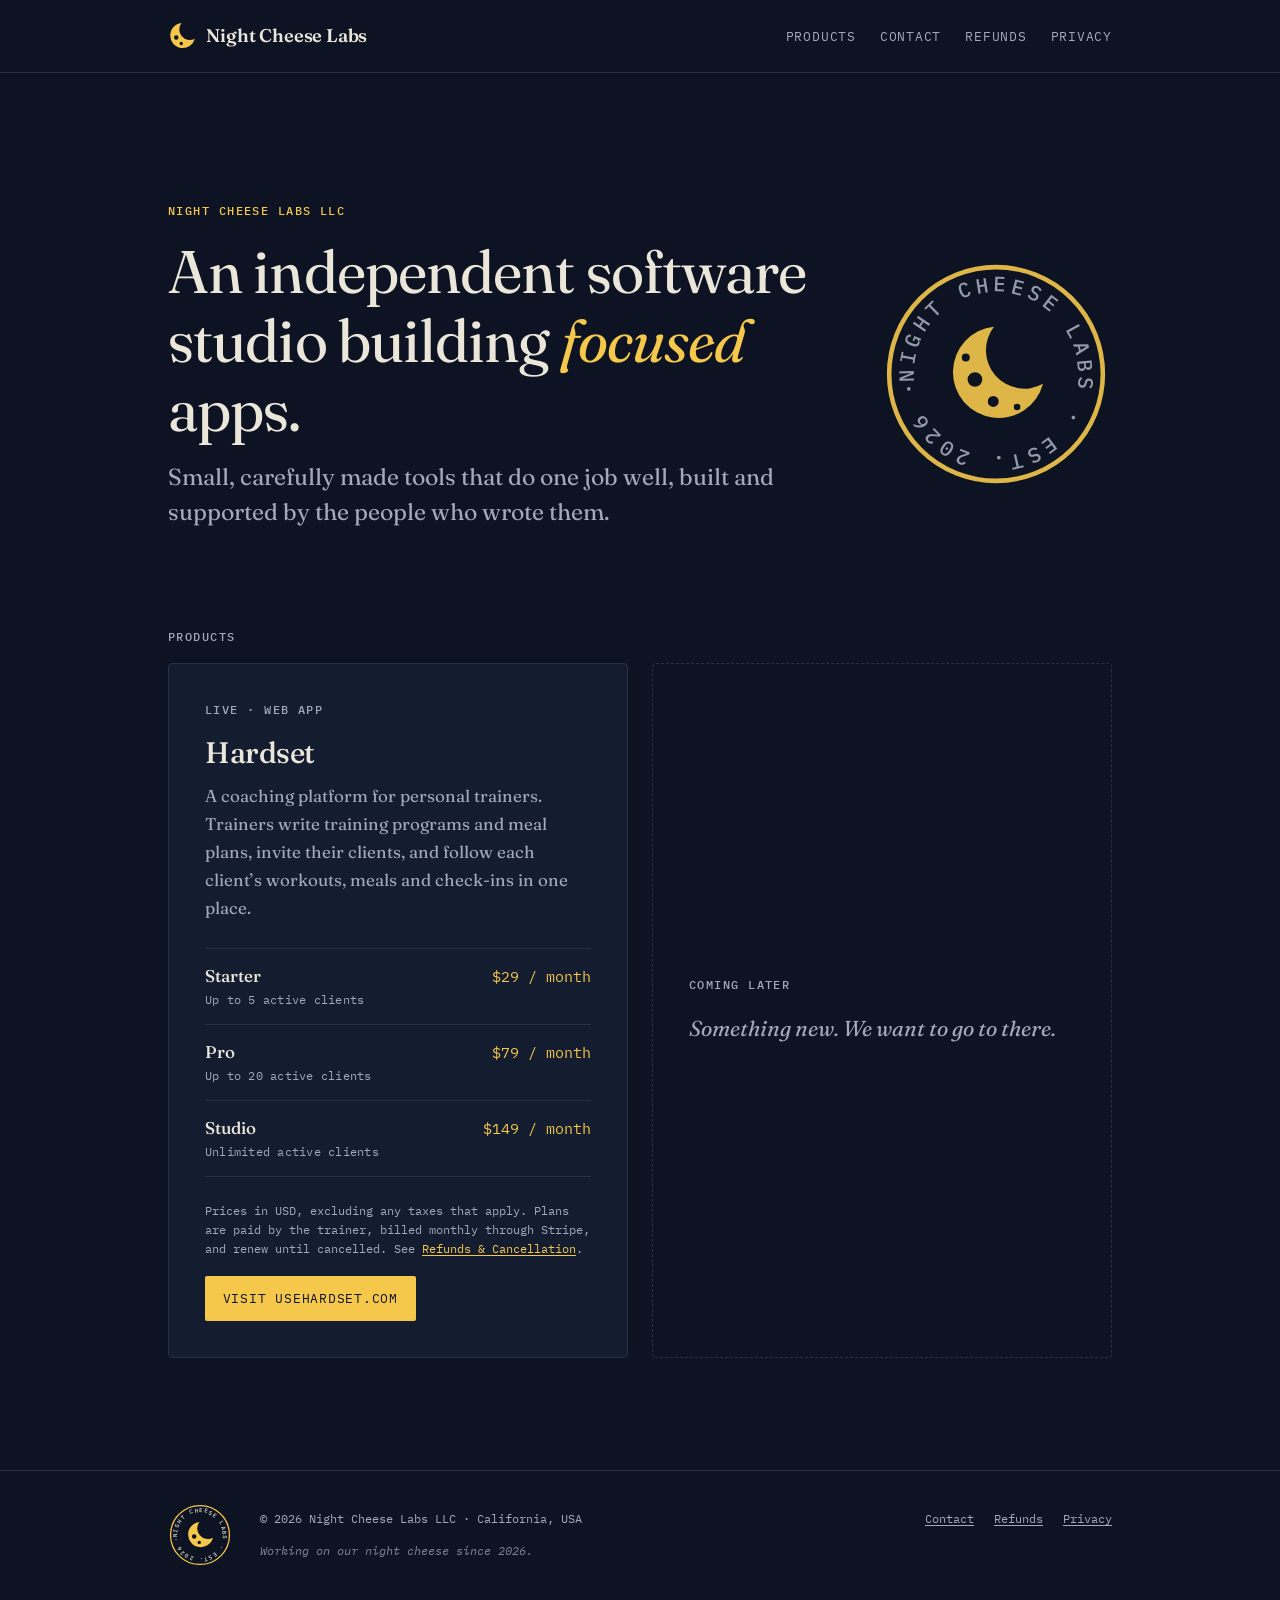
<file: index.html>
<!doctype html>
<html lang="en">
<head>
  <meta charset="utf-8">
  <meta name="viewport" content="width=device-width, initial-scale=1">
  <title>Night Cheese Labs — Independent software studio</title>
  <meta name="description" content="Night Cheese Labs is an independent software studio building focused apps, starting with Hardset, a coaching platform for personal trainers and their clients.">
  <link rel="canonical" href="https://nightcheeselabs.co/">
  <meta property="og:type" content="website">
  <meta property="og:site_name" content="Night Cheese Labs">
  <meta property="og:title" content="Night Cheese Labs — Independent software studio">
  <meta property="og:description" content="An independent software studio building focused apps, starting with Hardset.">
  <meta property="og:url" content="https://nightcheeselabs.co/">
  <meta property="og:image" content="https://nightcheeselabs.co/og-image.png">
  <meta property="og:image:width" content="1200">
  <meta property="og:image:height" content="630">
  <meta property="og:image:alt" content="The Night Cheese Labs seal, a cheese crescent moon, beside the Night Cheese Labs wordmark">
  <meta name="twitter:card" content="summary_large_image">
  <meta name="twitter:image" content="https://nightcheeselabs.co/og-image.png">
  <meta name="theme-color" content="#0d1322">
  <link rel="icon" href="/favicon.svg" type="image/svg+xml">
  <link rel="icon" href="/favicon-32.png" sizes="32x32" type="image/png">
  <link rel="apple-touch-icon" href="/apple-touch-icon.png">
  <link rel="preconnect" href="https://fonts.googleapis.com">
  <link rel="preconnect" href="https://fonts.gstatic.com" crossorigin>
  <link rel="stylesheet" href="https://fonts.googleapis.com/css2?family=Fraunces:ital,opsz,wght@0,9..144,400..600;1,9..144,400&family=IBM+Plex+Mono:wght@400;500&display=swap">
  <link rel="stylesheet" href="/style.css">
</head>
<body>
  <a class="skip" href="#main">Skip to content</a>

  <header class="site-header">
    <div class="wrap">
      <a class="logo" href="/" aria-label="Night Cheese Labs, home">
        <span class="logo-mark" aria-hidden="true">
          <svg class="moon" viewBox="0.5 7 56 56"><path fill="#f5c84c" fill-rule="evenodd" d="M54.17 40.37A25 25 0 1 1 27.4 9.14A21 21 0 0 0 54.17 40.37ZM12.5 38a4.5 4.5 0 1 0 9 0a4.5 4.5 0 1 0 -9 0ZM23.5 50a3.5 3.5 0 1 0 7 0a3.5 3.5 0 1 0 -7 0Z"/></svg>
          <svg class="cheese" viewBox="0 0 24 24"><path d="M2.5 19.5v-7l13-8 6 8v7z" fill="#f5c84c"/><path d="M2.5 12.5h19" stroke="#c9a43c" stroke-width="1.2"/><circle cx="7" cy="16.2" r="1.5" fill="#0d1322"/><circle cx="13.6" cy="15.2" r="1" fill="#0d1322"/><circle cx="17.6" cy="17.4" r="1.2" fill="#0d1322"/><ellipse cx="13.5" cy="9.2" rx="1.3" ry=".8" fill="#0d1322"/></svg>
        </span>
        Night Cheese Labs
      </a>
      <nav class="site-nav" aria-label="Main">
        <ul>
          <li><a href="/#products">Products</a></li>
          <li><a href="/contact.html">Contact</a></li>
          <li><a href="/refunds.html">Refunds</a></li>
          <li><a href="/privacy.html">Privacy</a></li>
        </ul>
      </nav>
    </div>
  </header>

  <main id="main">
    <section class="hero">
      <div class="wrap hero-grid">
        <div>
          <p class="label label--accent">Night Cheese Labs LLC</p>
          <h1>An independent software studio building <em>focused</em> apps.</h1>
          <p class="lede">Small, carefully made tools that do one job well, built and supported by the people who wrote them.</p>
        </div>
        <svg class="hero-seal" viewBox="0 0 76 76" aria-hidden="true" focusable="false"><defs><path id="seal-ring-hero" d="M38 11a27 27 0 1 1 0 54a27 27 0 1 1 0 -54"/></defs><circle cx="38" cy="38" r="35" fill="none" stroke="#f5c84c" stroke-width="1.5"/><text font-family="'IBM Plex Mono', ui-monospace, Menlo, monospace" font-size="6.8" font-weight="500" fill="#ebe6da" transform="rotate(-95.62 38 38)"><textPath href="#seal-ring-hero" textLength="169.35" lengthAdjust="spacing">NIGHT CHEESE LABS · EST. 2026 · </textPath></text><path transform="translate(20.9 17) scale(0.6)" fill="#f5c84c" fill-rule="evenodd" d="M54.17 40.37A25 25 0 1 1 27.4 9.14A21 21 0 0 0 54.17 40.37ZM13 38a4 4 0 1 0 8 0a4 4 0 1 0 -8 0ZM24 50a3 3 0 1 0 6 0a3 3 0 1 0 -6 0ZM9.8 26a2.2 2.2 0 1 0 4.4 0a2.2 2.2 0 1 0 -4.4 0ZM38.2 53a1.8 1.8 0 1 0 3.6 0a1.8 1.8 0 1 0 -3.6 0Z"/></svg>
      </div>
    </section>

    <section class="section" id="products" aria-labelledby="products-title">
      <div class="wrap">
        <p class="label">Products</p>
        <h2 id="products-title" class="visually-hidden">Products</h2>
        <div class="products">
          <article class="card" aria-labelledby="hardset-title">
            <p class="label label--accent">Live · Web app</p>
            <h3 id="hardset-title">Hardset</h3>
            <p>A coaching platform for personal trainers. Trainers write training programs and meal plans, invite their clients, and follow each client’s workouts, meals and check-ins in one place.</p>

            <ul class="plans" aria-label="Hardset plans">
              <li>
                <span class="plan-name">Starter <small>Up to 5 active clients</small></span>
                <span class="plan-price">$29 / month</span>
              </li>
              <li>
                <span class="plan-name">Pro <small>Up to 20 active clients</small></span>
                <span class="plan-price">$79 / month</span>
              </li>
              <li>
                <span class="plan-name">Studio <small>Unlimited active clients</small></span>
                <span class="plan-price">$149 / month</span>
              </li>
            </ul>
            <p class="fine">Prices in USD, excluding any taxes that apply. Plans are paid by the trainer, billed monthly through Stripe, and renew until cancelled. See <a href="/refunds.html">Refunds &amp; Cancellation</a>.</p>

            <a class="button" href="https://usehardset.com">Visit usehardset.com</a>
          </article>

          <article class="card card--empty" aria-label="Future apps">
            <p class="label">Coming later</p>
            <p>Something new. We want to go to there.</p>
          </article>
        </div>
      </div>
    </section>
  </main>

  <footer class="site-footer">
    <div class="wrap">
      <svg class="footer-seal" viewBox="0 0 76 76" aria-hidden="true" focusable="false"><defs><path id="seal-ring-footer" d="M38 11a27 27 0 1 1 0 54a27 27 0 1 1 0 -54"/></defs><circle cx="38" cy="38" r="35" fill="none" stroke="#f5c84c" stroke-width="1.5"/><text font-family="'IBM Plex Mono', ui-monospace, Menlo, monospace" font-size="6.8" font-weight="500" fill="#ebe6da" transform="rotate(-95.62 38 38)"><textPath href="#seal-ring-footer" textLength="169.35" lengthAdjust="spacing">NIGHT CHEESE LABS · EST. 2026 · </textPath></text><path transform="translate(20.9 17) scale(0.6)" fill="#f5c84c" fill-rule="evenodd" d="M54.17 40.37A25 25 0 1 1 27.4 9.14A21 21 0 0 0 54.17 40.37ZM12.5 38a4.5 4.5 0 1 0 9 0a4.5 4.5 0 1 0 -9 0ZM23.5 50a3.5 3.5 0 1 0 7 0a3.5 3.5 0 1 0 -7 0Z"/></svg>
      <div class="footer-body">
        <p>© 2026 Night Cheese Labs LLC · California, USA</p>
        <ul>
          <li><a href="/contact.html">Contact</a></li>
          <li><a href="/refunds.html">Refunds</a></li>
          <li><a href="/privacy.html">Privacy</a></li>
        </ul>
        <p class="night">Working on our night cheese since 2026.</p>
      </div>
    </div>
  </footer>
</body>
</html>
</file>
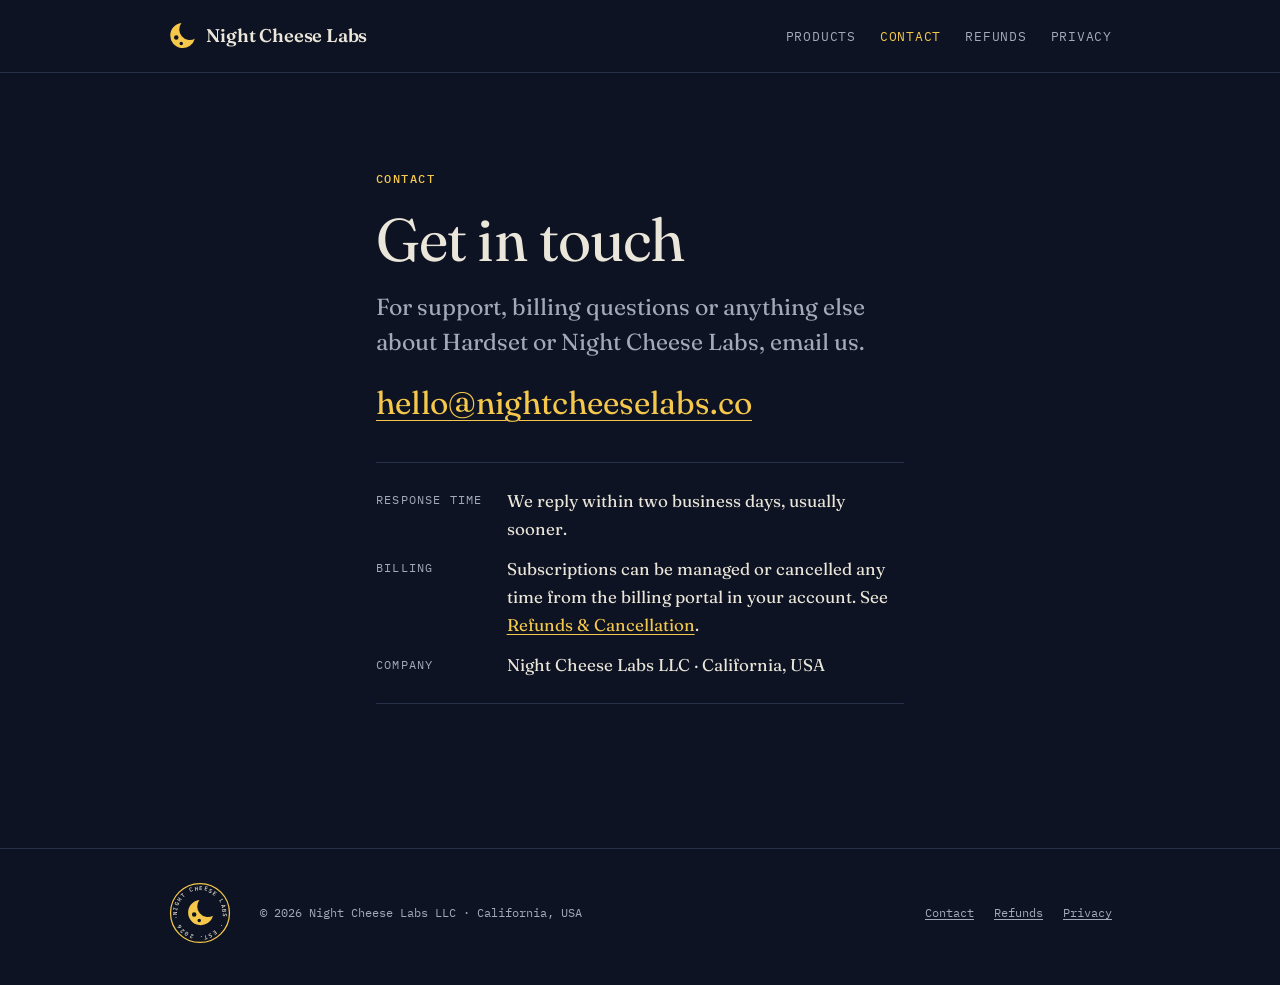
<file: contact.html>
<!doctype html>
<html lang="en">
<head>
  <meta charset="utf-8">
  <meta name="viewport" content="width=device-width, initial-scale=1">
  <title>Contact — Night Cheese Labs</title>
  <meta name="description" content="Contact Night Cheese Labs for support with Hardset or any of our products.">
  <link rel="canonical" href="https://nightcheeselabs.co/contact.html">
  <meta property="og:type" content="website">
  <meta property="og:site_name" content="Night Cheese Labs">
  <meta property="og:title" content="Contact — Night Cheese Labs">
  <meta property="og:description" content="Contact Night Cheese Labs for support with Hardset or any of our products.">
  <meta property="og:url" content="https://nightcheeselabs.co/contact.html">
  <meta property="og:image" content="https://nightcheeselabs.co/og-image.png">
  <meta property="og:image:width" content="1200">
  <meta property="og:image:height" content="630">
  <meta property="og:image:alt" content="The Night Cheese Labs seal, a cheese crescent moon, beside the Night Cheese Labs wordmark">
  <meta name="twitter:card" content="summary_large_image">
  <meta name="twitter:image" content="https://nightcheeselabs.co/og-image.png">
  <meta name="theme-color" content="#0d1322">
  <link rel="icon" href="/favicon.svg" type="image/svg+xml">
  <link rel="icon" href="/favicon-32.png" sizes="32x32" type="image/png">
  <link rel="apple-touch-icon" href="/apple-touch-icon.png">
  <link rel="preconnect" href="https://fonts.googleapis.com">
  <link rel="preconnect" href="https://fonts.gstatic.com" crossorigin>
  <link rel="stylesheet" href="https://fonts.googleapis.com/css2?family=Fraunces:ital,opsz,wght@0,9..144,400..600;1,9..144,400&family=IBM+Plex+Mono:wght@400;500&display=swap">
  <link rel="stylesheet" href="/style.css">
</head>
<body>
  <a class="skip" href="#main">Skip to content</a>

  <header class="site-header">
    <div class="wrap">
      <a class="logo" href="/" aria-label="Night Cheese Labs, home">
        <span class="logo-mark" aria-hidden="true">
          <svg class="moon" viewBox="0.5 7 56 56"><path fill="#f5c84c" fill-rule="evenodd" d="M54.17 40.37A25 25 0 1 1 27.4 9.14A21 21 0 0 0 54.17 40.37ZM12.5 38a4.5 4.5 0 1 0 9 0a4.5 4.5 0 1 0 -9 0ZM23.5 50a3.5 3.5 0 1 0 7 0a3.5 3.5 0 1 0 -7 0Z"/></svg>
          <svg class="cheese" viewBox="0 0 24 24"><path d="M2.5 19.5v-7l13-8 6 8v7z" fill="#f5c84c"/><path d="M2.5 12.5h19" stroke="#c9a43c" stroke-width="1.2"/><circle cx="7" cy="16.2" r="1.5" fill="#0d1322"/><circle cx="13.6" cy="15.2" r="1" fill="#0d1322"/><circle cx="17.6" cy="17.4" r="1.2" fill="#0d1322"/><ellipse cx="13.5" cy="9.2" rx="1.3" ry=".8" fill="#0d1322"/></svg>
        </span>
        Night Cheese Labs
      </a>
      <nav class="site-nav" aria-label="Main">
        <ul>
          <li><a href="/#products">Products</a></li>
          <li><a href="/contact.html" aria-current="page">Contact</a></li>
          <li><a href="/refunds.html">Refunds</a></li>
          <li><a href="/privacy.html">Privacy</a></li>
        </ul>
      </nav>
    </div>
  </header>

  <main id="main">
    <div class="page">
      <div class="wrap prose">
        <p class="label label--accent">Contact</p>
        <h1>Get in touch</h1>
        <p class="lede">For support, billing questions or anything else about Hardset or Night Cheese Labs, email us.</p>
        <p class="contact-email"><a href="mailto:hello@nightcheeselabs.co">hello@nightcheeselabs.co</a></p>
        <dl class="facts">
          <dt>Response time</dt>
          <dd>We reply within two business days, usually sooner.</dd>
          <dt>Billing</dt>
          <dd>Subscriptions can be managed or cancelled any time from the billing portal in your account. See <a href="/refunds.html">Refunds &amp; Cancellation</a>.</dd>
          <dt>Company</dt>
          <dd>Night Cheese Labs LLC · California, USA</dd>
        </dl>
      </div>
    </div>
  </main>

  <footer class="site-footer">
    <div class="wrap">
      <svg class="footer-seal" viewBox="0 0 76 76" aria-hidden="true" focusable="false"><defs><path id="seal-ring-footer" d="M38 11a27 27 0 1 1 0 54a27 27 0 1 1 0 -54"/></defs><circle cx="38" cy="38" r="35" fill="none" stroke="#f5c84c" stroke-width="1.5"/><text font-family="'IBM Plex Mono', ui-monospace, Menlo, monospace" font-size="6.8" font-weight="500" fill="#ebe6da" transform="rotate(-95.62 38 38)"><textPath href="#seal-ring-footer" textLength="169.35" lengthAdjust="spacing">NIGHT CHEESE LABS · EST. 2026 · </textPath></text><path transform="translate(20.9 17) scale(0.6)" fill="#f5c84c" fill-rule="evenodd" d="M54.17 40.37A25 25 0 1 1 27.4 9.14A21 21 0 0 0 54.17 40.37ZM12.5 38a4.5 4.5 0 1 0 9 0a4.5 4.5 0 1 0 -9 0ZM23.5 50a3.5 3.5 0 1 0 7 0a3.5 3.5 0 1 0 -7 0Z"/></svg>
      <div class="footer-body">
        <p>© 2026 Night Cheese Labs LLC · California, USA</p>
        <ul>
          <li><a href="/contact.html">Contact</a></li>
          <li><a href="/refunds.html">Refunds</a></li>
          <li><a href="/privacy.html">Privacy</a></li>
        </ul>
      </div>
    </div>
  </footer>
</body>
</html>
</file>
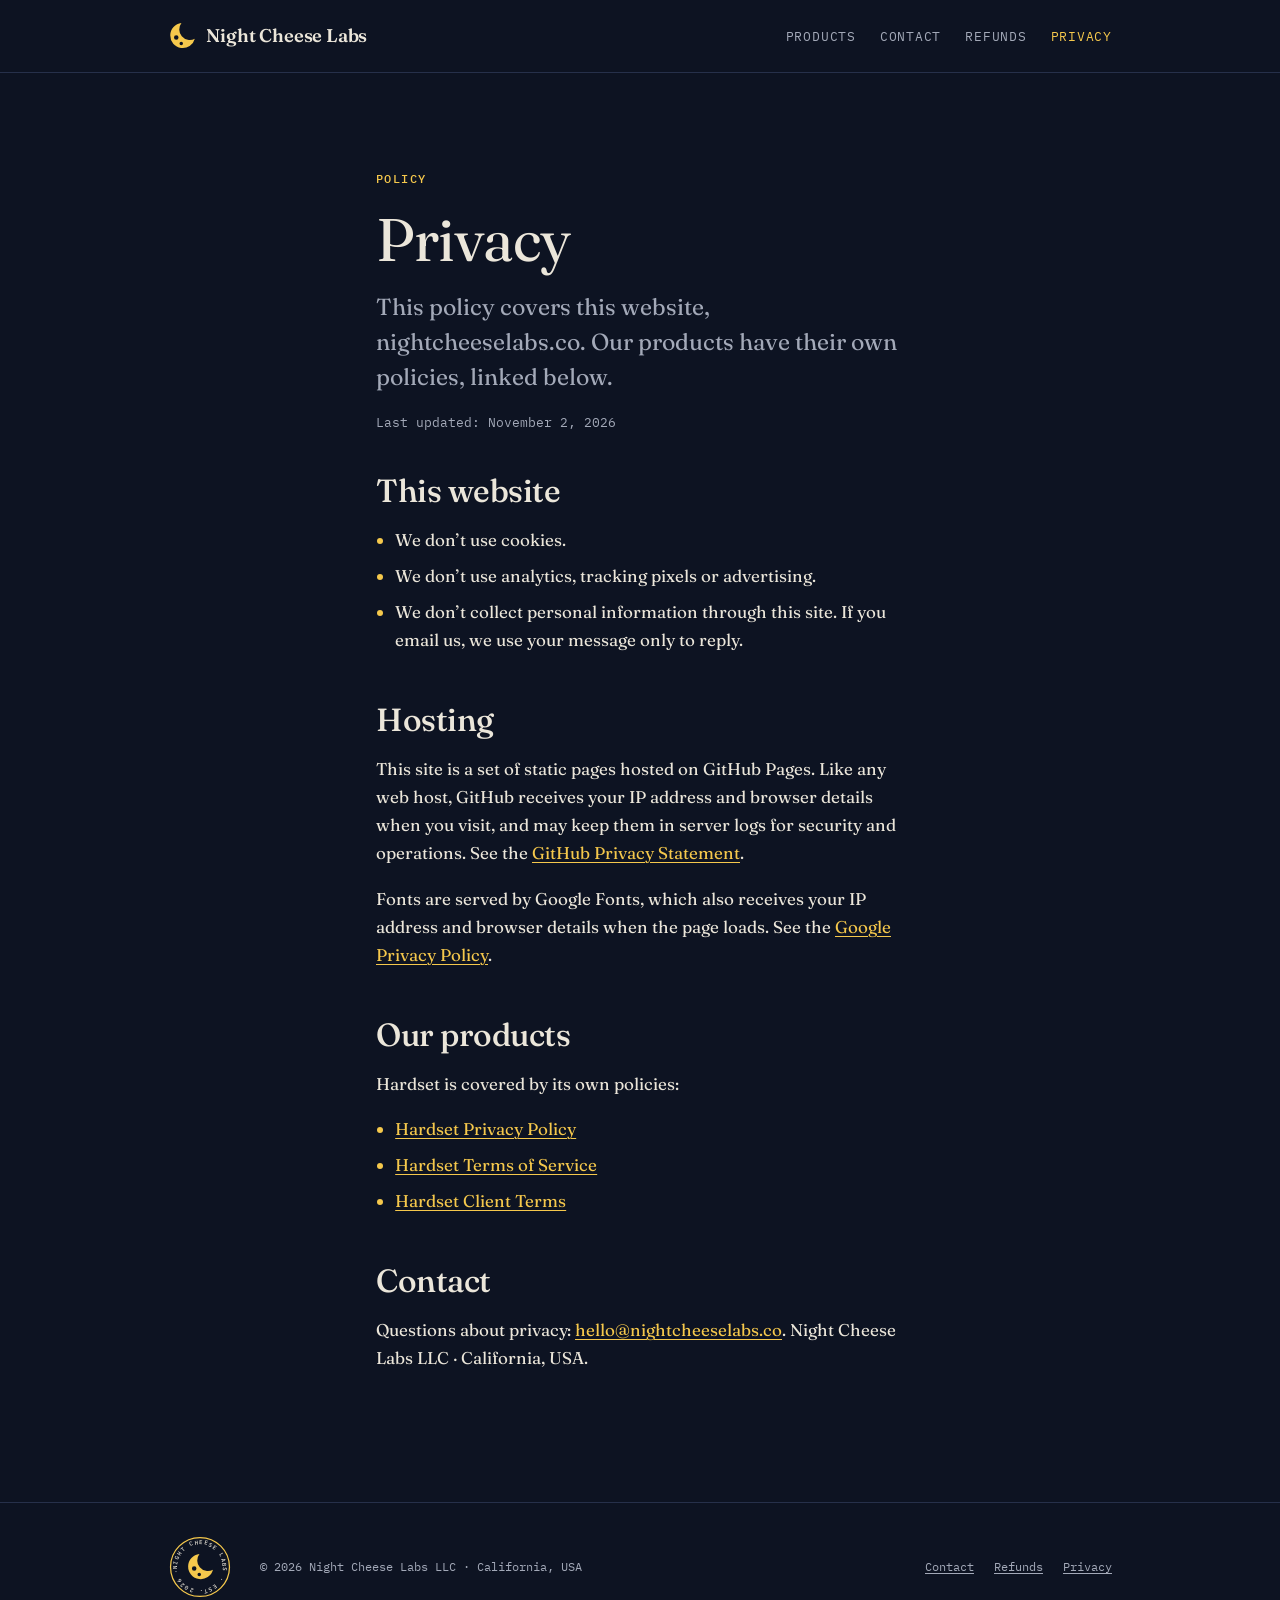
<file: privacy.html>
<!doctype html>
<html lang="en">
<head>
  <meta charset="utf-8">
  <meta name="viewport" content="width=device-width, initial-scale=1">
  <title>Privacy — Night Cheese Labs</title>
  <meta name="description" content="Privacy policy for the nightcheeselabs.co website, with links to the policies for our products.">
  <link rel="canonical" href="https://nightcheeselabs.co/privacy.html">
  <meta property="og:type" content="website">
  <meta property="og:site_name" content="Night Cheese Labs">
  <meta property="og:title" content="Privacy — Night Cheese Labs">
  <meta property="og:description" content="Privacy policy for the nightcheeselabs.co website, with links to the policies for our products.">
  <meta property="og:url" content="https://nightcheeselabs.co/privacy.html">
  <meta property="og:image" content="https://nightcheeselabs.co/og-image.png">
  <meta property="og:image:width" content="1200">
  <meta property="og:image:height" content="630">
  <meta property="og:image:alt" content="The Night Cheese Labs seal, a cheese crescent moon, beside the Night Cheese Labs wordmark">
  <meta name="twitter:card" content="summary_large_image">
  <meta name="twitter:image" content="https://nightcheeselabs.co/og-image.png">
  <meta name="theme-color" content="#0d1322">
  <link rel="icon" href="/favicon.svg" type="image/svg+xml">
  <link rel="icon" href="/favicon-32.png" sizes="32x32" type="image/png">
  <link rel="apple-touch-icon" href="/apple-touch-icon.png">
  <link rel="preconnect" href="https://fonts.googleapis.com">
  <link rel="preconnect" href="https://fonts.gstatic.com" crossorigin>
  <link rel="stylesheet" href="https://fonts.googleapis.com/css2?family=Fraunces:ital,opsz,wght@0,9..144,400..600;1,9..144,400&family=IBM+Plex+Mono:wght@400;500&display=swap">
  <link rel="stylesheet" href="/style.css">
</head>
<body>
  <a class="skip" href="#main">Skip to content</a>

  <header class="site-header">
    <div class="wrap">
      <a class="logo" href="/" aria-label="Night Cheese Labs, home">
        <span class="logo-mark" aria-hidden="true">
          <svg class="moon" viewBox="0.5 7 56 56"><path fill="#f5c84c" fill-rule="evenodd" d="M54.17 40.37A25 25 0 1 1 27.4 9.14A21 21 0 0 0 54.17 40.37ZM12.5 38a4.5 4.5 0 1 0 9 0a4.5 4.5 0 1 0 -9 0ZM23.5 50a3.5 3.5 0 1 0 7 0a3.5 3.5 0 1 0 -7 0Z"/></svg>
          <svg class="cheese" viewBox="0 0 24 24"><path d="M2.5 19.5v-7l13-8 6 8v7z" fill="#f5c84c"/><path d="M2.5 12.5h19" stroke="#c9a43c" stroke-width="1.2"/><circle cx="7" cy="16.2" r="1.5" fill="#0d1322"/><circle cx="13.6" cy="15.2" r="1" fill="#0d1322"/><circle cx="17.6" cy="17.4" r="1.2" fill="#0d1322"/><ellipse cx="13.5" cy="9.2" rx="1.3" ry=".8" fill="#0d1322"/></svg>
        </span>
        Night Cheese Labs
      </a>
      <nav class="site-nav" aria-label="Main">
        <ul>
          <li><a href="/#products">Products</a></li>
          <li><a href="/contact.html">Contact</a></li>
          <li><a href="/refunds.html">Refunds</a></li>
          <li><a href="/privacy.html" aria-current="page">Privacy</a></li>
        </ul>
      </nav>
    </div>
  </header>

  <main id="main">
    <article class="page">
      <div class="wrap prose">
        <p class="label label--accent">Policy</p>
        <h1>Privacy</h1>
        <p class="lede">This policy covers this website, nightcheeselabs.co. Our products have their own policies, linked below.</p>
        <p class="updated">Last updated: November 2, 2026</p>

        <h2>This website</h2>
        <ul>
          <li>We don’t use cookies.</li>
          <li>We don’t use analytics, tracking pixels or advertising.</li>
          <li>We don’t collect personal information through this site. If you email us, we use your message only to reply.</li>
        </ul>

        <h2>Hosting</h2>
        <p>This site is a set of static pages hosted on GitHub Pages. Like any web host, GitHub receives your IP address and browser details when you visit, and may keep them in server logs for security and operations. See the <a href="https://docs.github.com/en/site-policy/privacy-policies/github-general-privacy-statement">GitHub Privacy Statement</a>.</p>
        <p>Fonts are served by Google Fonts, which also receives your IP address and browser details when the page loads. See the <a href="https://policies.google.com/privacy">Google Privacy Policy</a>.</p>

        <h2>Our products</h2>
        <p>Hardset is covered by its own policies:</p>
        <ul>
          <li><a href="https://usehardset.com/legal/privacy">Hardset Privacy Policy</a></li>
          <li><a href="https://usehardset.com/legal/terms">Hardset Terms of Service</a></li>
          <li><a href="https://usehardset.com/legal/client-terms">Hardset Client Terms</a></li>
        </ul>

        <h2>Contact</h2>
        <p>Questions about privacy: <a href="mailto:hello@nightcheeselabs.co">hello@nightcheeselabs.co</a>. Night Cheese Labs LLC · California, USA.</p>
      </div>
    </article>
  </main>

  <footer class="site-footer">
    <div class="wrap">
      <svg class="footer-seal" viewBox="0 0 76 76" aria-hidden="true" focusable="false"><defs><path id="seal-ring-footer" d="M38 11a27 27 0 1 1 0 54a27 27 0 1 1 0 -54"/></defs><circle cx="38" cy="38" r="35" fill="none" stroke="#f5c84c" stroke-width="1.5"/><text font-family="'IBM Plex Mono', ui-monospace, Menlo, monospace" font-size="6.8" font-weight="500" fill="#ebe6da" transform="rotate(-95.62 38 38)"><textPath href="#seal-ring-footer" textLength="169.35" lengthAdjust="spacing">NIGHT CHEESE LABS · EST. 2026 · </textPath></text><path transform="translate(20.9 17) scale(0.6)" fill="#f5c84c" fill-rule="evenodd" d="M54.17 40.37A25 25 0 1 1 27.4 9.14A21 21 0 0 0 54.17 40.37ZM12.5 38a4.5 4.5 0 1 0 9 0a4.5 4.5 0 1 0 -9 0ZM23.5 50a3.5 3.5 0 1 0 7 0a3.5 3.5 0 1 0 -7 0Z"/></svg>
      <div class="footer-body">
        <p>© 2026 Night Cheese Labs LLC · California, USA</p>
        <ul>
          <li><a href="/contact.html">Contact</a></li>
          <li><a href="/refunds.html">Refunds</a></li>
          <li><a href="/privacy.html">Privacy</a></li>
        </ul>
      </div>
    </div>
  </footer>
</body>
</html>
</file>
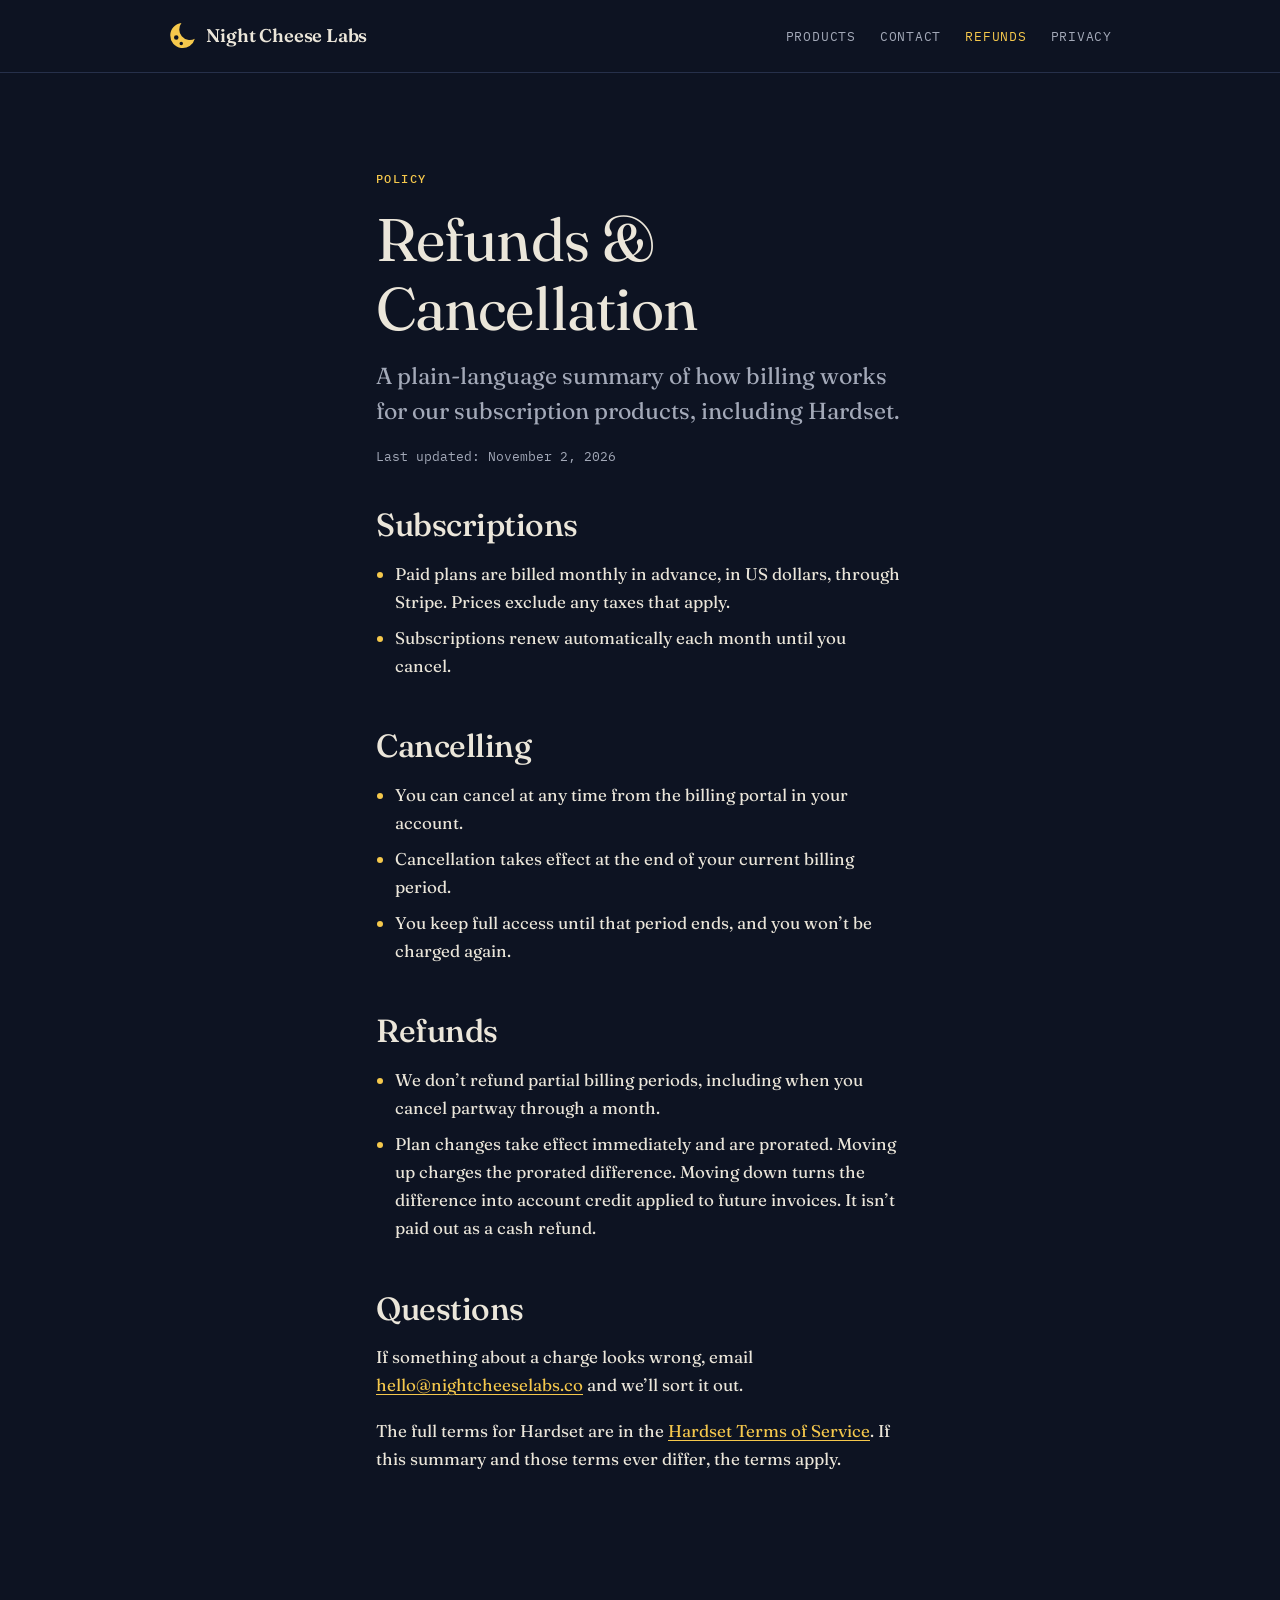
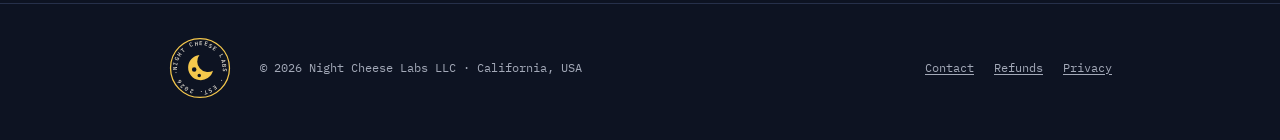
<file: refunds.html>
<!doctype html>
<html lang="en">
<head>
  <meta charset="utf-8">
  <meta name="viewport" content="width=device-width, initial-scale=1">
  <title>Refunds & Cancellation — Night Cheese Labs</title>
  <meta name="description" content="How subscriptions to Night Cheese Labs products renew, how to cancel, and our refund policy.">
  <link rel="canonical" href="https://nightcheeselabs.co/refunds.html">
  <meta property="og:type" content="website">
  <meta property="og:site_name" content="Night Cheese Labs">
  <meta property="og:title" content="Refunds & Cancellation — Night Cheese Labs">
  <meta property="og:description" content="How subscriptions to Night Cheese Labs products renew, how to cancel, and our refund policy.">
  <meta property="og:url" content="https://nightcheeselabs.co/refunds.html">
  <meta property="og:image" content="https://nightcheeselabs.co/og-image.png">
  <meta property="og:image:width" content="1200">
  <meta property="og:image:height" content="630">
  <meta property="og:image:alt" content="The Night Cheese Labs seal, a cheese crescent moon, beside the Night Cheese Labs wordmark">
  <meta name="twitter:card" content="summary_large_image">
  <meta name="twitter:image" content="https://nightcheeselabs.co/og-image.png">
  <meta name="theme-color" content="#0d1322">
  <link rel="icon" href="/favicon.svg" type="image/svg+xml">
  <link rel="icon" href="/favicon-32.png" sizes="32x32" type="image/png">
  <link rel="apple-touch-icon" href="/apple-touch-icon.png">
  <link rel="preconnect" href="https://fonts.googleapis.com">
  <link rel="preconnect" href="https://fonts.gstatic.com" crossorigin>
  <link rel="stylesheet" href="https://fonts.googleapis.com/css2?family=Fraunces:ital,opsz,wght@0,9..144,400..600;1,9..144,400&family=IBM+Plex+Mono:wght@400;500&display=swap">
  <link rel="stylesheet" href="/style.css">
</head>
<body>
  <a class="skip" href="#main">Skip to content</a>

  <header class="site-header">
    <div class="wrap">
      <a class="logo" href="/" aria-label="Night Cheese Labs, home">
        <span class="logo-mark" aria-hidden="true">
          <svg class="moon" viewBox="0.5 7 56 56"><path fill="#f5c84c" fill-rule="evenodd" d="M54.17 40.37A25 25 0 1 1 27.4 9.14A21 21 0 0 0 54.17 40.37ZM12.5 38a4.5 4.5 0 1 0 9 0a4.5 4.5 0 1 0 -9 0ZM23.5 50a3.5 3.5 0 1 0 7 0a3.5 3.5 0 1 0 -7 0Z"/></svg>
          <svg class="cheese" viewBox="0 0 24 24"><path d="M2.5 19.5v-7l13-8 6 8v7z" fill="#f5c84c"/><path d="M2.5 12.5h19" stroke="#c9a43c" stroke-width="1.2"/><circle cx="7" cy="16.2" r="1.5" fill="#0d1322"/><circle cx="13.6" cy="15.2" r="1" fill="#0d1322"/><circle cx="17.6" cy="17.4" r="1.2" fill="#0d1322"/><ellipse cx="13.5" cy="9.2" rx="1.3" ry=".8" fill="#0d1322"/></svg>
        </span>
        Night Cheese Labs
      </a>
      <nav class="site-nav" aria-label="Main">
        <ul>
          <li><a href="/#products">Products</a></li>
          <li><a href="/contact.html">Contact</a></li>
          <li><a href="/refunds.html" aria-current="page">Refunds</a></li>
          <li><a href="/privacy.html">Privacy</a></li>
        </ul>
      </nav>
    </div>
  </header>

  <main id="main">
    <article class="page">
      <div class="wrap prose">
        <p class="label label--accent">Policy</p>
        <h1>Refunds &amp; Cancellation</h1>
        <p class="lede">A plain-language summary of how billing works for our subscription products, including Hardset.</p>
        <p class="updated">Last updated: November 2, 2026</p>

        <h2>Subscriptions</h2>
        <ul>
          <li>Paid plans are billed monthly in advance, in US dollars, through Stripe. Prices exclude any taxes that apply.</li>
          <li>Subscriptions renew automatically each month until you cancel.</li>
        </ul>

        <h2>Cancelling</h2>
        <ul>
          <li>You can cancel at any time from the billing portal in your account.</li>
          <li>Cancellation takes effect at the end of your current billing period.</li>
          <li>You keep full access until that period ends, and you won’t be charged again.</li>
        </ul>

        <h2>Refunds</h2>
        <ul>
          <li>We don’t refund partial billing periods, including when you cancel partway through a month.</li>
          <li>Plan changes take effect immediately and are prorated. Moving up charges the prorated difference. Moving down turns the difference into account credit applied to future invoices. It isn’t paid out as a cash refund.</li>
        </ul>

        <h2>Questions</h2>
        <p>If something about a charge looks wrong, email <a href="mailto:hello@nightcheeselabs.co">hello@nightcheeselabs.co</a> and we’ll sort it out.</p>
        <p>The full terms for Hardset are in the <a href="https://usehardset.com/legal/terms">Hardset Terms of Service</a>. If this summary and those terms ever differ, the terms apply.</p>
      </div>
    </article>
  </main>

  <footer class="site-footer">
    <div class="wrap">
      <svg class="footer-seal" viewBox="0 0 76 76" aria-hidden="true" focusable="false"><defs><path id="seal-ring-footer" d="M38 11a27 27 0 1 1 0 54a27 27 0 1 1 0 -54"/></defs><circle cx="38" cy="38" r="35" fill="none" stroke="#f5c84c" stroke-width="1.5"/><text font-family="'IBM Plex Mono', ui-monospace, Menlo, monospace" font-size="6.8" font-weight="500" fill="#ebe6da" transform="rotate(-95.62 38 38)"><textPath href="#seal-ring-footer" textLength="169.35" lengthAdjust="spacing">NIGHT CHEESE LABS · EST. 2026 · </textPath></text><path transform="translate(20.9 17) scale(0.6)" fill="#f5c84c" fill-rule="evenodd" d="M54.17 40.37A25 25 0 1 1 27.4 9.14A21 21 0 0 0 54.17 40.37ZM12.5 38a4.5 4.5 0 1 0 9 0a4.5 4.5 0 1 0 -9 0ZM23.5 50a3.5 3.5 0 1 0 7 0a3.5 3.5 0 1 0 -7 0Z"/></svg>
      <div class="footer-body">
        <p>© 2026 Night Cheese Labs LLC · California, USA</p>
        <ul>
          <li><a href="/contact.html">Contact</a></li>
          <li><a href="/refunds.html">Refunds</a></li>
          <li><a href="/privacy.html">Privacy</a></li>
        </ul>
      </div>
    </div>
  </footer>
</body>
</html>
</file>
<file: style.css>
/* Night Cheese Labs — late-night editorial */

:root {
  --ink: #0d1322;
  --ink-raised: #141c30;
  --line: #26304a;
  --text: #ebe6da;
  --muted: #a3a9b8;
  --cheese: #f5c84c;
  --cheese-dim: #c9a43c;

  --serif: "Fraunces", Georgia, "Times New Roman", serif;
  --mono: "IBM Plex Mono", ui-monospace, SFMono-Regular, Menlo, monospace;

  --measure: 38rem;
  --wide: 64rem;
  --gutter: clamp(1rem, 4vw, 2.5rem);
}

*,
*::before,
*::after {
  box-sizing: border-box;
}

html {
  -webkit-text-size-adjust: 100%;
  text-size-adjust: 100%;
}

body {
  margin: 0;
  background: var(--ink);
  color: var(--text);
  font-family: var(--serif);
  font-size: 1.0625rem;
  line-height: 1.65;
  font-optical-sizing: auto;
  min-height: 100vh;
  display: flex;
  flex-direction: column;
  overflow-wrap: break-word;
}

main {
  flex: 1;
}

a {
  color: var(--cheese);
  text-decoration-thickness: 1px;
  text-underline-offset: 0.2em;
}

a:hover {
  text-decoration-thickness: 2px;
}

:focus-visible {
  outline: 2px solid var(--cheese);
  outline-offset: 3px;
  border-radius: 2px;
}

.wrap {
  width: 100%;
  max-width: var(--wide);
  margin: 0 auto;
  padding: 0 var(--gutter);
}

.skip {
  position: absolute;
  left: -9999px;
  top: 0;
  background: var(--cheese);
  color: var(--ink);
  padding: 0.5rem 1rem;
  font-family: var(--mono);
  font-size: 0.8rem;
  z-index: 10;
}

.skip:focus {
  left: 1rem;
  top: 1rem;
}

/* Labels */

.label {
  font-family: var(--mono);
  font-size: 0.75rem;
  font-weight: 500;
  letter-spacing: 0.12em;
  text-transform: uppercase;
  color: var(--muted);
  margin: 0 0 1rem;
}

.label--accent {
  color: var(--cheese);
}

/* Header */

.site-header {
  border-bottom: 1px solid var(--line);
}

.site-header .wrap {
  display: flex;
  align-items: center;
  justify-content: space-between;
  flex-wrap: wrap;
  gap: 0.75rem 2rem;
  padding-top: 1.25rem;
  padding-bottom: 1.25rem;
}

.logo {
  display: inline-flex;
  align-items: center;
  gap: 0.65rem;
  color: var(--text);
  text-decoration: none;
  font-family: var(--serif);
  font-weight: 600;
  font-size: 1.15rem;
  letter-spacing: -0.01em;
}

.logo:hover {
  text-decoration: none;
}

.logo-mark {
  position: relative;
  width: 28px;
  height: 28px;
  flex: none;
}

.logo-mark svg {
  position: absolute;
  inset: 0;
  width: 100%;
  height: 100%;
  transition: opacity 0.35s ease, transform 0.45s ease;
}

.logo-mark .cheese {
  opacity: 0;
  transform: rotate(25deg) scale(0.6);
}

.logo:hover .moon,
.logo:focus-visible .moon {
  opacity: 0;
  transform: rotate(-35deg) scale(0.6);
}

.logo:hover .cheese,
.logo:focus-visible .cheese {
  opacity: 1;
  transform: none;
}

.site-nav ul {
  display: flex;
  flex-wrap: wrap;
  gap: 0.25rem 1.5rem;
  list-style: none;
  margin: 0;
  padding: 0;
}

.site-nav a {
  font-family: var(--mono);
  font-size: 0.8rem;
  letter-spacing: 0.06em;
  text-transform: uppercase;
  color: var(--muted);
  text-decoration: none;
  padding: 0.35rem 0;
  display: inline-block;
}

.site-nav a:hover,
.site-nav a[aria-current="page"] {
  color: var(--cheese);
}

/* Type */

h1,
h2,
h3 {
  font-family: var(--serif);
  font-weight: 500;
  line-height: 1.15;
  letter-spacing: -0.015em;
  margin: 0 0 1rem;
}

h1 {
  font-size: clamp(2.25rem, 6vw, 3.75rem);
  font-weight: 400;
}

h2 {
  font-size: clamp(1.5rem, 3.5vw, 2rem);
  margin-top: 3rem;
}

h3 {
  font-size: 1.35rem;
}

p,
ul,
ol {
  margin: 0 0 1.1rem;
}

.lede {
  font-size: clamp(1.2rem, 2.4vw, 1.45rem);
  line-height: 1.5;
  color: var(--muted);
  max-width: var(--measure);
}

/* Sections */

.hero {
  padding: clamp(4rem, 12vw, 8rem) 0 clamp(3rem, 8vw, 5rem);
}

.hero h1 {
  max-width: 18ch;
}

.hero-grid {
  display: grid;
  grid-template-columns: minmax(0, 1fr) auto;
  align-items: center;
  gap: 2rem 4rem;
}

.hero-seal {
  width: clamp(180px, 20vw, 232px);
  height: auto;
  opacity: 0.9;
}

.hero-seal text {
  fill: var(--muted);
}

@media (max-width: 48rem) {
  .hero-grid {
    grid-template-columns: minmax(0, 1fr);
  }

  .hero-seal {
    order: -1;
    width: 104px;
  }
}

.hero h1 em {
  font-style: italic;
  color: var(--cheese);
}

.section {
  padding: 0 0 clamp(4rem, 10vw, 7rem);
}

.page {
  padding: clamp(3rem, 9vw, 6rem) 0 clamp(4rem, 10vw, 7rem);
}

.prose {
  max-width: var(--measure);
}

.prose h2:first-of-type {
  margin-top: 2.5rem;
}

.prose ul {
  padding-left: 1.2rem;
}

.prose li {
  margin-bottom: 0.5rem;
}

.prose li::marker {
  color: var(--cheese);
}

.updated {
  font-family: var(--mono);
  font-size: 0.8rem;
  color: var(--muted);
}

/* Product cards */

.products {
  display: grid;
  grid-template-columns: repeat(auto-fit, minmax(min(100%, 22rem), 1fr));
  gap: 1.5rem;
}

.card {
  background: var(--ink-raised);
  border: 1px solid var(--line);
  border-radius: 4px;
  padding: clamp(1.5rem, 4vw, 2.25rem);
  display: flex;
  flex-direction: column;
}

.card h3 {
  font-size: 1.85rem;
  margin-bottom: 0.75rem;
}

.card > p {
  color: var(--muted);
}

.card--empty {
  background: transparent;
  border-style: dashed;
  justify-content: center;
  min-height: 16rem;
}

.card--empty p:not(.label) {
  font-style: italic;
  font-size: 1.35rem;
  color: var(--muted);
  margin: 0;
}

.plans {
  list-style: none;
  padding: 0;
  margin: 0.5rem 0 1.5rem;
  border-top: 1px solid var(--line);
}

.plans li {
  display: flex;
  align-items: baseline;
  justify-content: space-between;
  gap: 0.25rem 1rem;
  padding: 0.85rem 0;
  border-bottom: 1px solid var(--line);
}

.plan-name {
  flex: 1;
  min-width: 0;
  font-weight: 500;
}

.plan-name small {
  display: block;
  font-family: var(--mono);
  font-size: 0.75rem;
  font-weight: 400;
  color: var(--muted);
  letter-spacing: 0.02em;
}

.plan-price {
  font-family: var(--mono);
  font-size: 0.95rem;
  color: var(--cheese);
  white-space: nowrap;
}

.fine {
  font-family: var(--mono);
  font-size: 0.75rem;
  line-height: 1.6;
  color: var(--muted);
}

.card .button {
  margin-top: auto;
  align-self: flex-start;
}

.button {
  display: inline-block;
  font-family: var(--mono);
  font-size: 0.8rem;
  letter-spacing: 0.06em;
  text-transform: uppercase;
  text-decoration: none;
  color: var(--ink);
  background: var(--cheese);
  padding: 0.75rem 1.1rem;
  border-radius: 2px;
}

.button:hover {
  background: var(--text);
  text-decoration: none;
}

/* Contact */

.contact-email {
  font-size: clamp(1.4rem, 4.5vw, 2rem);
  margin: 0 0 2rem;
}

.facts {
  display: grid;
  grid-template-columns: max-content 1fr;
  gap: 0.75rem 1.5rem;
  margin: 2rem 0;
  padding: 1.5rem 0;
  border-top: 1px solid var(--line);
  border-bottom: 1px solid var(--line);
}

.facts dt {
  font-family: var(--mono);
  font-size: 0.75rem;
  letter-spacing: 0.1em;
  text-transform: uppercase;
  color: var(--muted);
  padding-top: 0.2rem;
}

.facts dd {
  margin: 0;
}

@media (max-width: 30rem) {
  .facts {
    grid-template-columns: 1fr;
    gap: 0.25rem;
  }

  .facts dd {
    margin-bottom: 0.75rem;
  }
}

/* 404 */

.lost {
  padding: clamp(5rem, 16vw, 10rem) 0;
}

.lost h1 {
  font-size: clamp(5rem, 22vw, 11rem);
  font-style: italic;
  line-height: 1;
  color: var(--cheese);
  margin-bottom: 1.5rem;
}

.lost p:not(.label) {
  font-size: clamp(1.2rem, 3vw, 1.5rem);
  color: var(--muted);
}

/* Footer */

.site-footer {
  border-top: 1px solid var(--line);
  padding: 2rem 0 2.5rem;
  font-family: var(--mono);
  font-size: 0.75rem;
  color: var(--muted);
}

.site-footer .wrap {
  display: flex;
  align-items: center;
  gap: 1.25rem 1.75rem;
}

/* The seal's text ring is unreadable below ~48px; keep it at 64. */
.footer-seal {
  width: 64px;
  height: 64px;
  flex: none;
}

.footer-body {
  flex: 1;
  min-width: 0;
  display: flex;
  flex-wrap: wrap;
  justify-content: space-between;
  gap: 0.75rem 2rem;
}

.site-footer p {
  margin: 0;
}

.site-footer ul {
  display: flex;
  flex-wrap: wrap;
  gap: 0.25rem 1.25rem;
  list-style: none;
  margin: 0;
  padding: 0;
}

.site-footer a {
  color: var(--muted);
}

.site-footer a:hover {
  color: var(--cheese);
}

.site-footer .night {
  flex-basis: 100%;
  font-style: italic;
  opacity: 0.75;
}

@media (prefers-reduced-motion: reduce) {
  .logo-mark svg {
    transition: none;
  }
}

.visually-hidden {
  position: absolute;
  width: 1px;
  height: 1px;
  margin: -1px;
  padding: 0;
  overflow: hidden;
  clip: rect(0 0 0 0);
  white-space: nowrap;
  border: 0;
}
</file>
